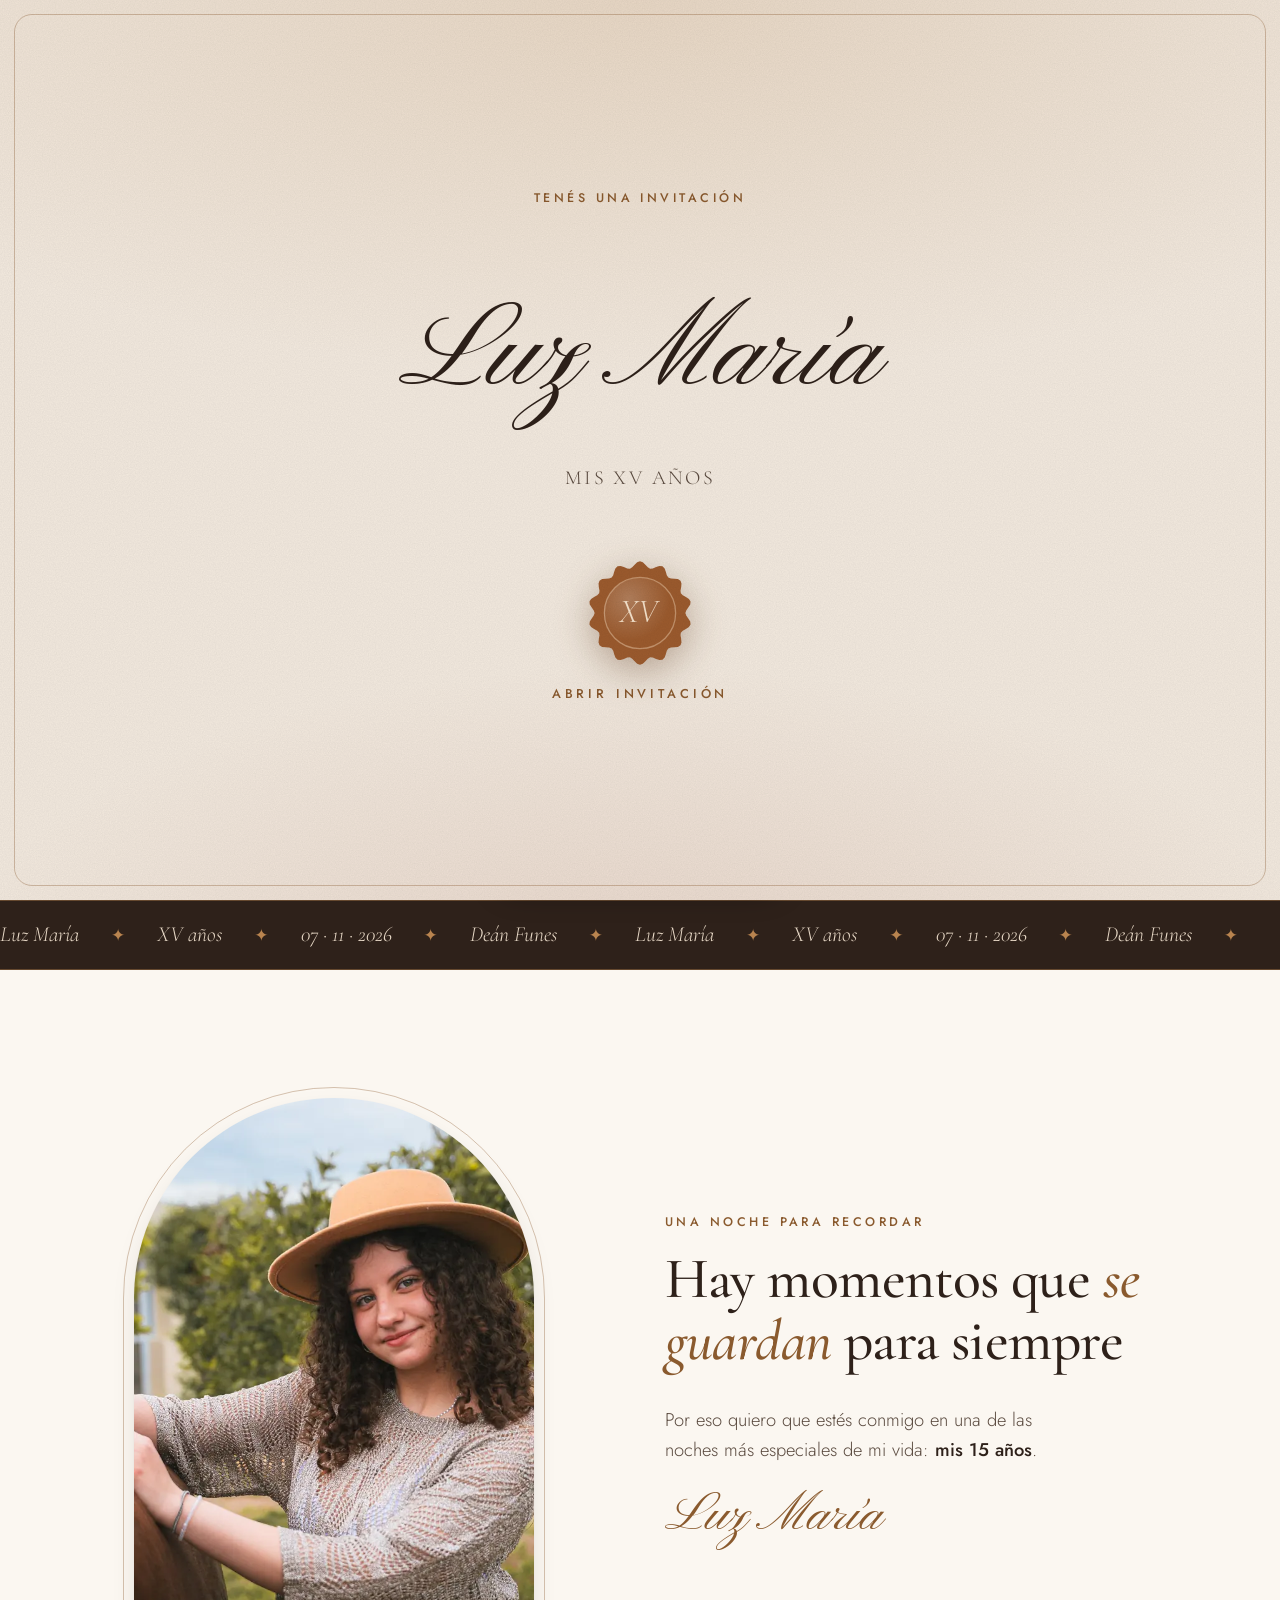
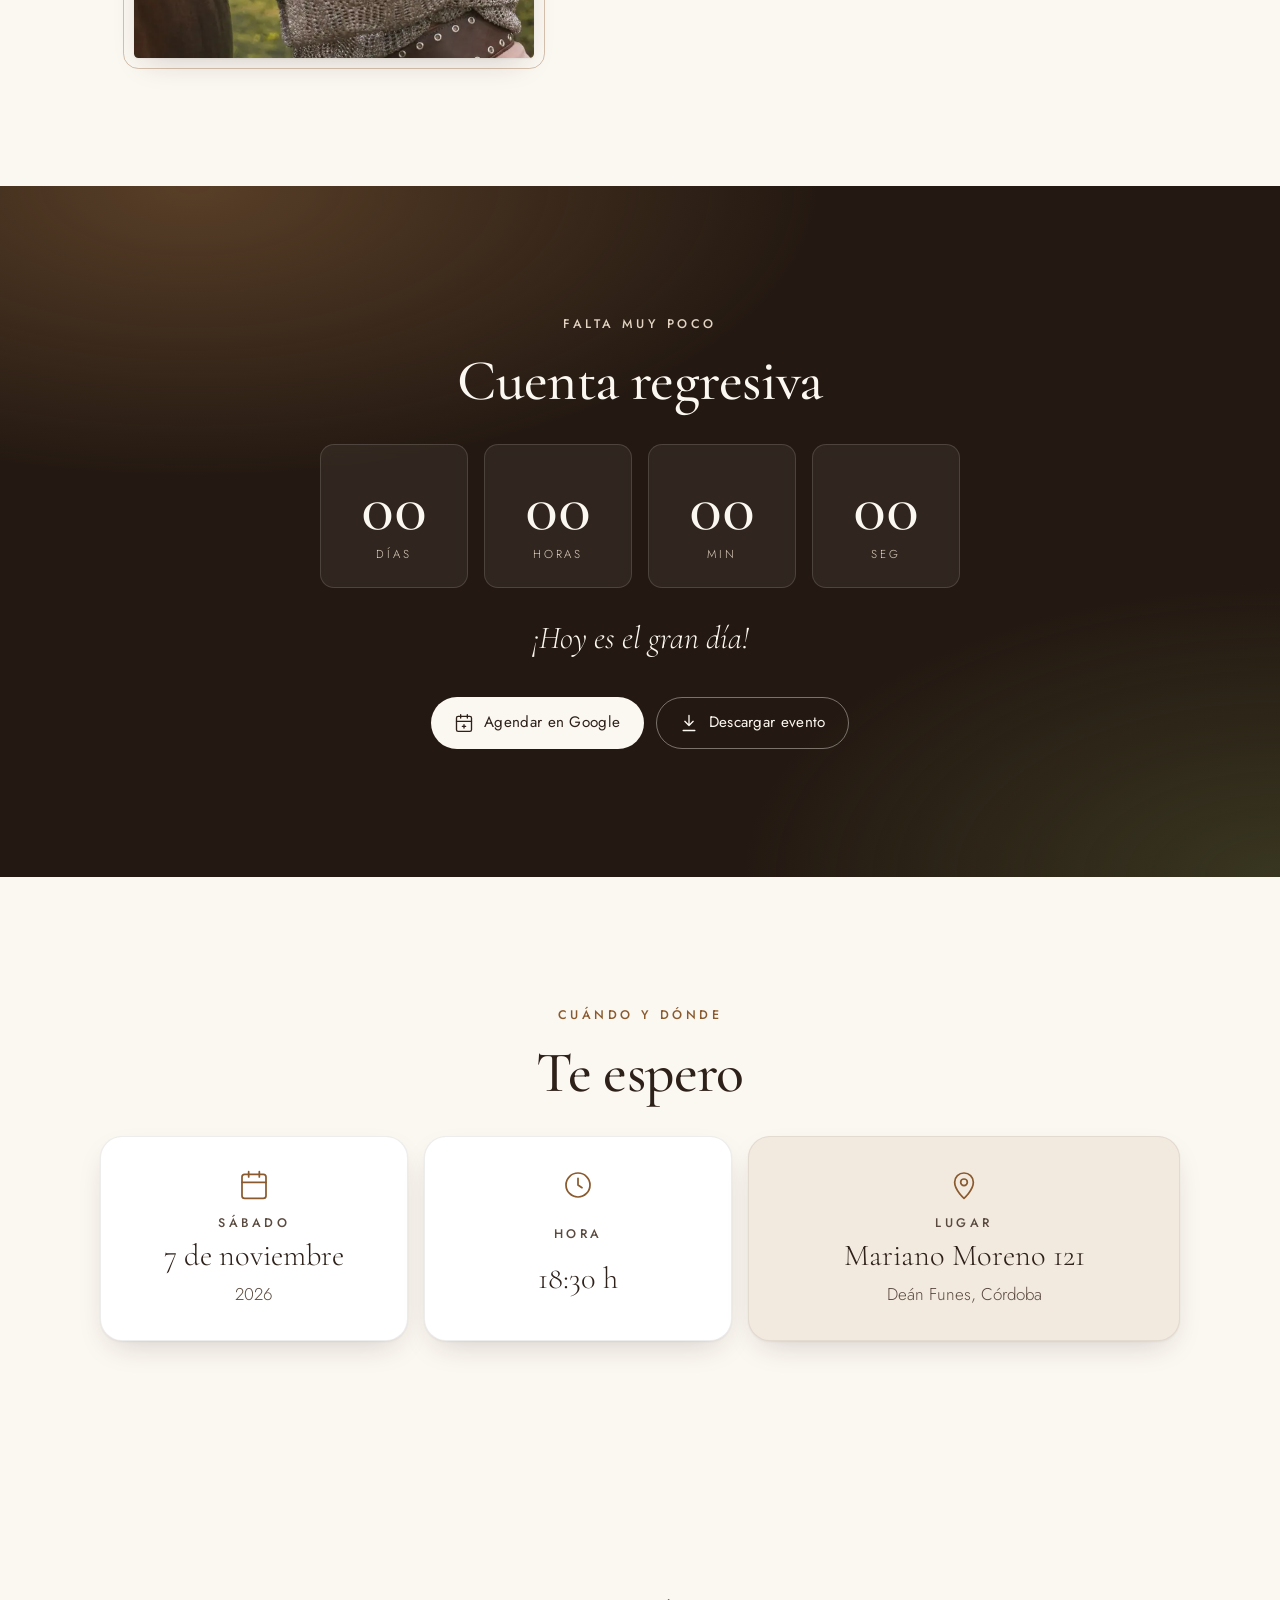
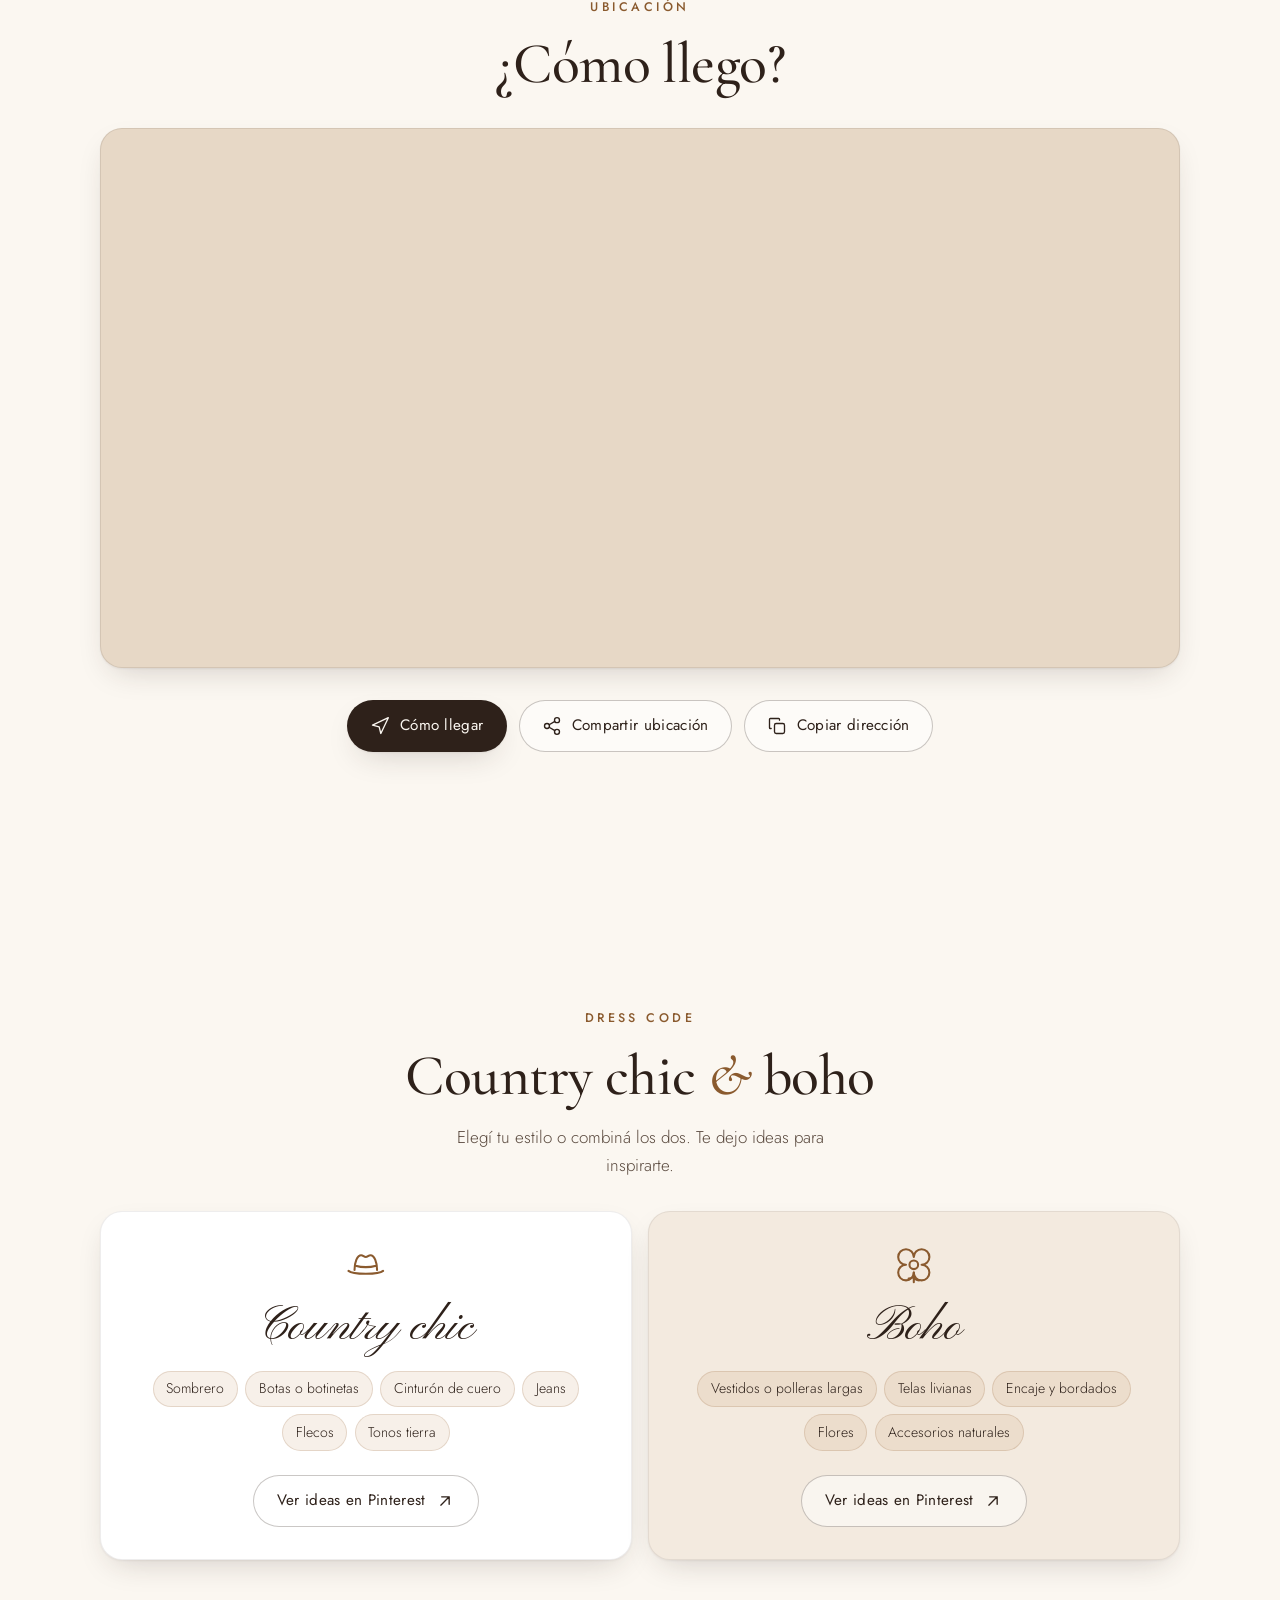
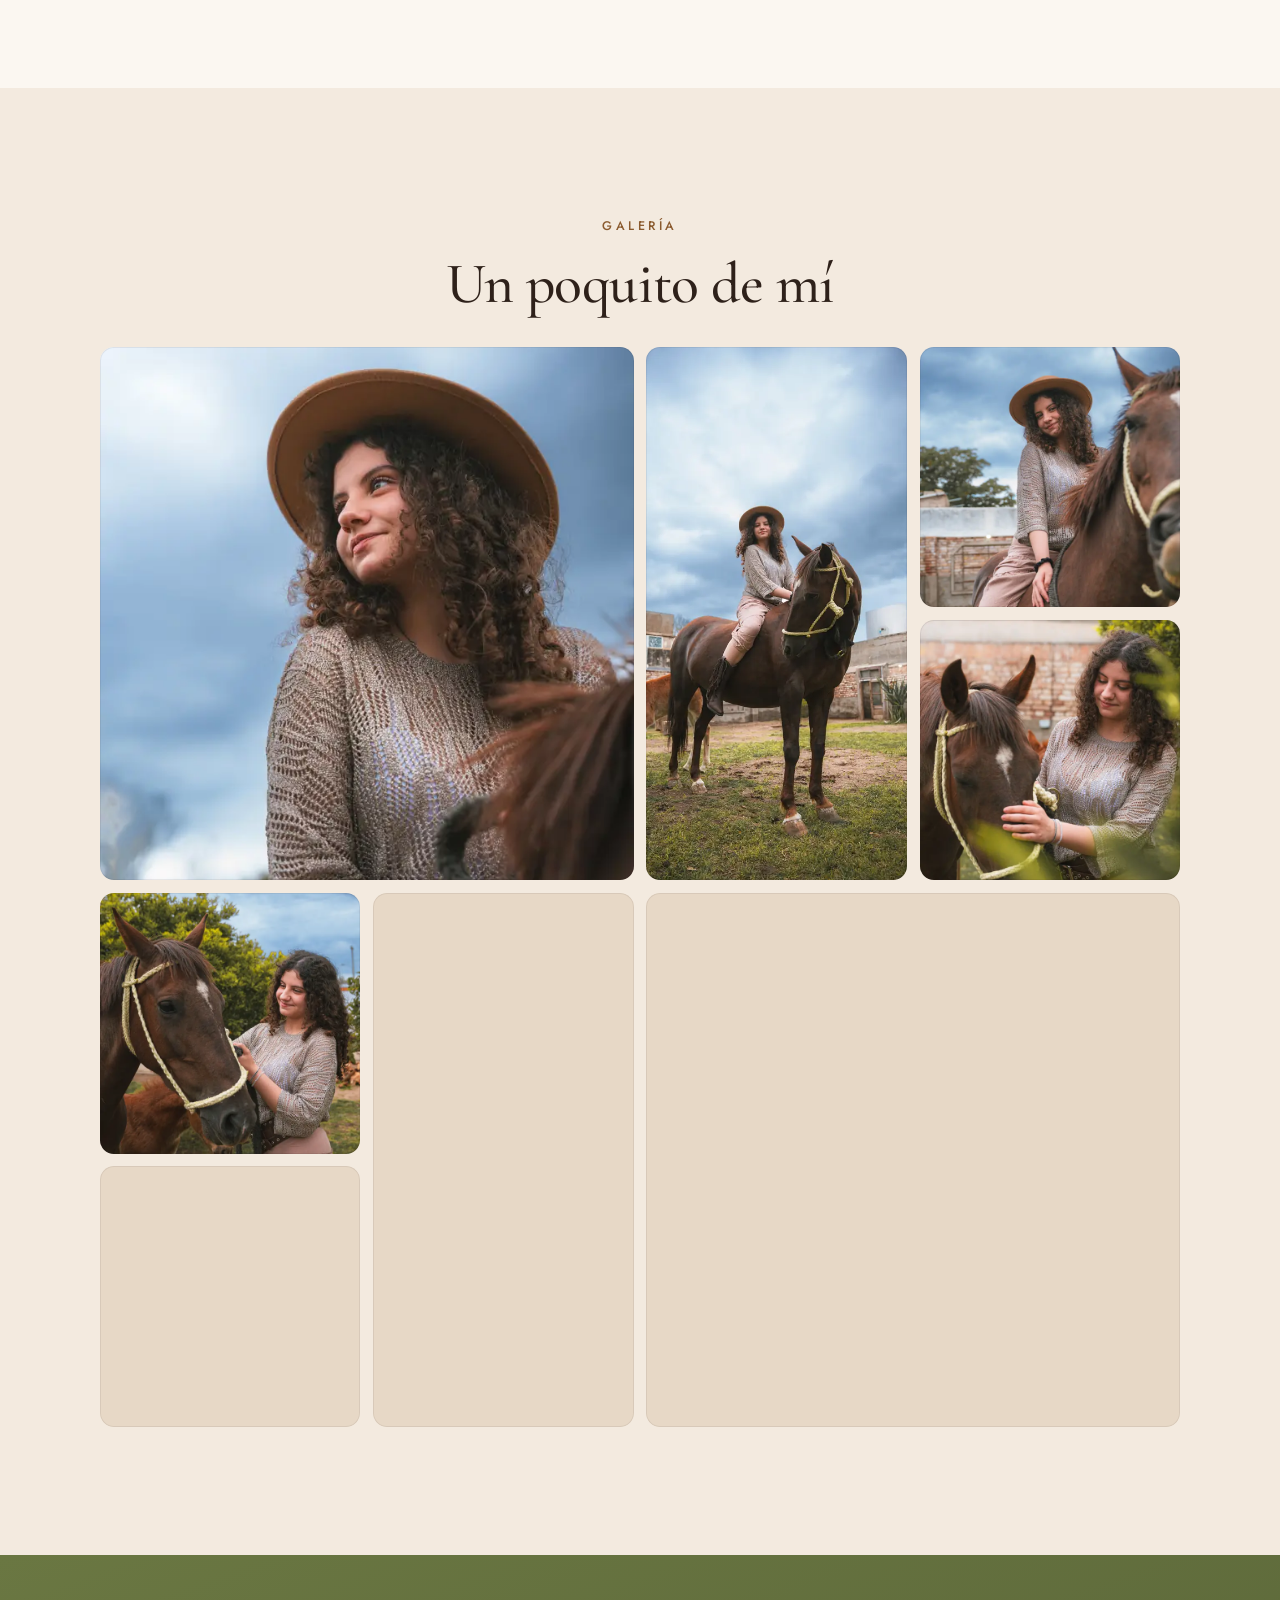
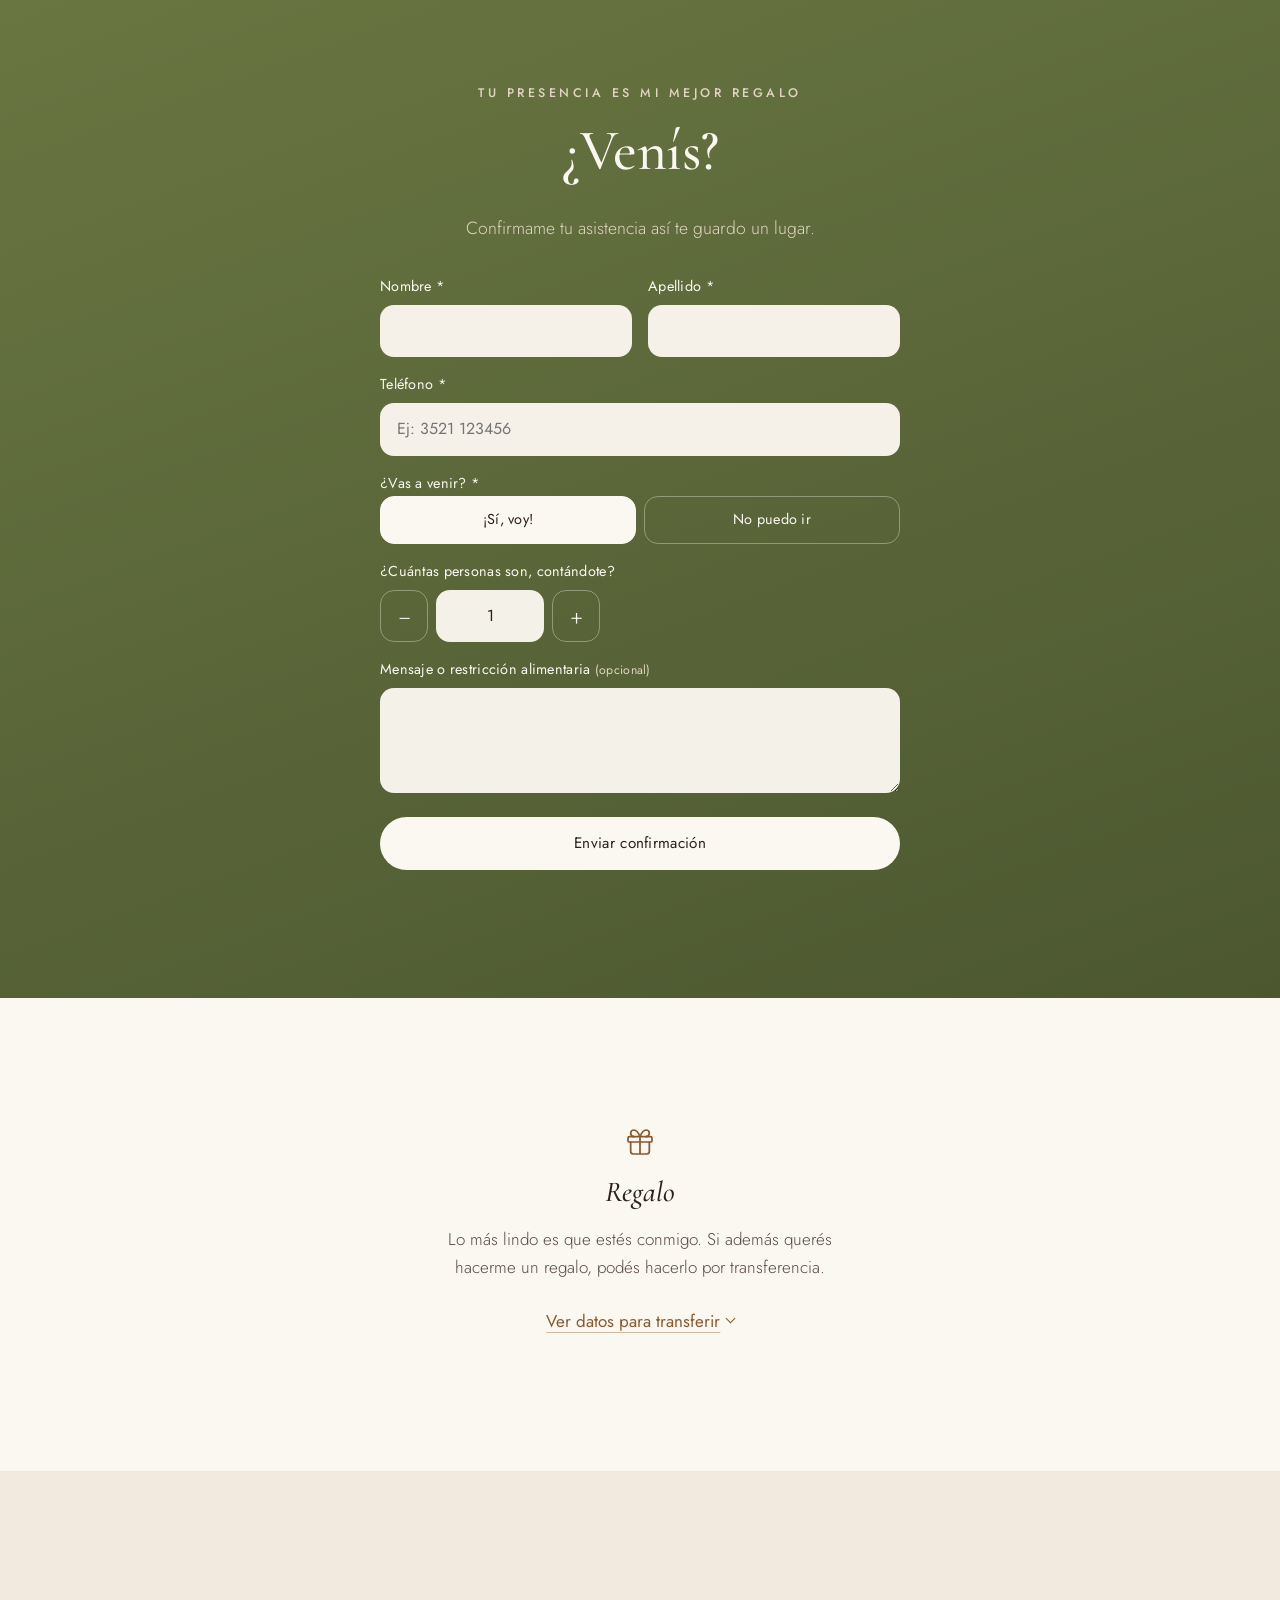
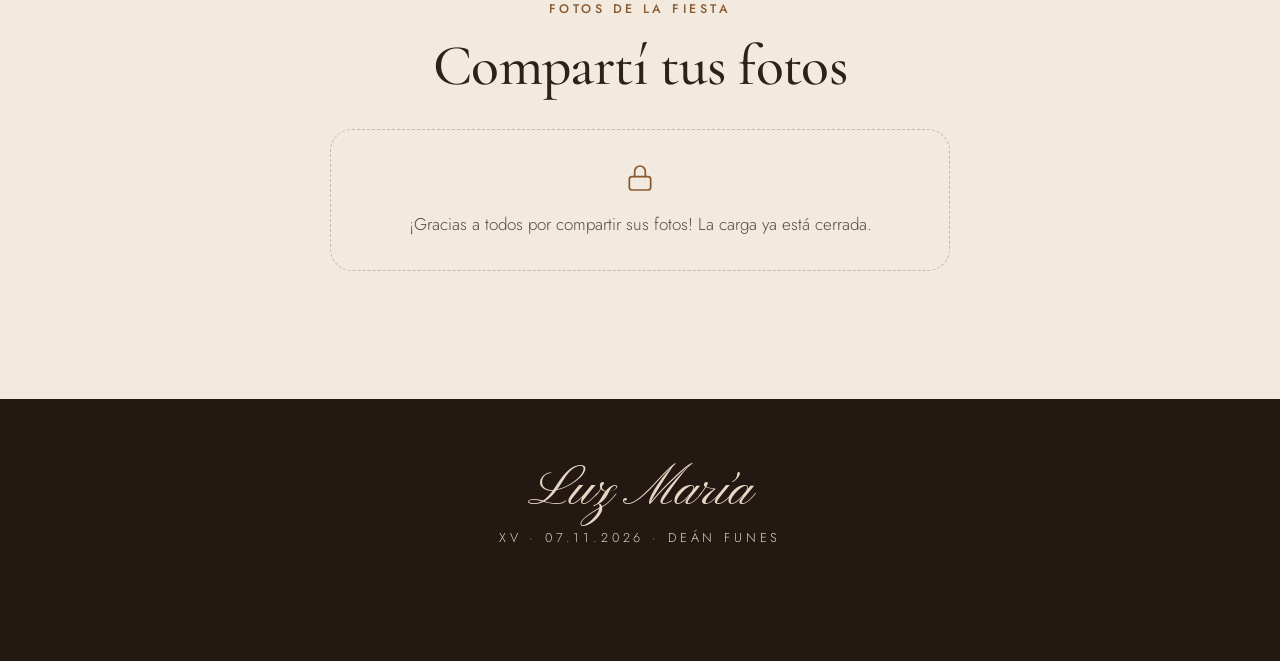
<file: index.html>
<!doctype html>
<html lang="es-AR">
<head>
  <meta charset="utf-8">
  <meta name="viewport" content="width=device-width, initial-scale=1, viewport-fit=cover">
  <title>Mis XV · Luz María</title>
  <meta name="description" content="Te invito a celebrar mis 15 años. Sábado 7 de noviembre · Mariano Moreno 121, Deán Funes, Córdoba.">
  <meta name="theme-color" content="#2E211A">

  <!-- Vista previa al compartir por WhatsApp / redes -->
  <meta property="og:type" content="website">
  <meta property="og:title" content="Mis XV · Luz María">
  <meta property="og:description" content="Sábado 7 de noviembre · Deán Funes, Córdoba. ¡Te espero!">
  <meta property="og:image" content="img/og-cover.jpg">
  <meta property="og:image:width" content="1200">
  <meta property="og:image:height" content="630">
  <meta name="twitter:card" content="summary_large_image">

  <link rel="icon" href="data:image/svg+xml,%3Csvg xmlns='http://www.w3.org/2000/svg' viewBox='0 0 64 64'%3E%3Ccircle cx='32' cy='32' r='30' fill='%23B9844F'/%3E%3Ctext x='32' y='42' font-family='Georgia,serif' font-size='28' font-style='italic' text-anchor='middle' fill='%23FBF7F1'%3EXV%3C/text%3E%3C/svg%3E">

  <link rel="preconnect" href="https://fonts.googleapis.com">
  <link rel="preconnect" href="https://fonts.gstatic.com" crossorigin>
  <link href="https://fonts.googleapis.com/css2?family=Cormorant+Garamond:ital,wght@0,400;0,500;0,600;1,400;1,500&family=Jost:wght@300;400;500&family=Pinyon+Script&display=swap" rel="stylesheet">

  <link rel="preload" as="image" href="img/luz-1567.webp" imagesrcset="img/luz-1567-sm.webp 640w, img/luz-1567.webp 1400w" imagesizes="100vw">
  <link rel="stylesheet" href="css/styles.css">
  <script>document.documentElement.classList.add('js');</script>
</head>
<body>
  <a class="skip-link" href="#contenido">Saltar al contenido</a>

  <!-- ============ SOBRE / INTRO ============ -->
  <div class="envelope" id="envelope" role="dialog" aria-modal="true" aria-labelledby="envelope-title">
    <div class="envelope__inner">
      <p class="eyebrow">Tenés una invitación</p>
      <p class="envelope__guest" id="envelope-guest" hidden></p>
      <h1 class="envelope__title" id="envelope-title"><span class="script">Luz María</span></h1>
      <p class="envelope__sub">Mis XV años</p>
      <button class="seal" id="open-invite" type="button">
        <span class="seal__wax" aria-hidden="true">
          <svg viewBox="0 0 100 100"><path d="M50.0 2.0L52.6 3.0L55.0 5.3L57.2 7.7L59.3 9.1L61.9 8.8L64.9 7.5L68.0 6.5L70.8 6.8L72.8 8.8L73.9 11.9L74.8 15.0L76.2 17.2L78.6 18.0L81.8 18.2L85.1 18.6L87.5 20.1L88.4 22.7L88.1 26.1L87.5 29.3L87.8 31.8L89.6 33.6L92.5 35.1L95.3 37.0L96.8 39.3L96.5 42.1L94.7 45.0L92.8 47.6L92.0 50.0L92.8 52.4L94.7 55.0L96.5 57.9L96.8 60.7L95.3 63.0L92.5 64.9L89.6 66.4L87.8 68.2L87.5 70.7L88.1 73.9L88.4 77.3L87.5 79.9L85.1 81.4L81.8 81.8L78.6 82.0L76.2 82.8L74.8 85.0L73.9 88.1L72.8 91.2L70.8 93.2L68.0 93.5L64.9 92.5L61.9 91.2L59.3 90.9L57.2 92.3L55.0 94.7L52.6 97.0L50.0 98.0L47.4 97.0L45.0 94.7L42.8 92.3L40.7 90.9L38.1 91.2L35.1 92.5L32.0 93.5L29.2 93.2L27.2 91.2L26.1 88.1L25.2 85.0L23.8 82.8L21.4 82.0L18.2 81.8L14.9 81.4L12.5 79.9L11.6 77.3L11.9 73.9L12.5 70.7L12.2 68.2L10.4 66.4L7.5 64.9L4.7 63.0L3.2 60.7L3.5 57.9L5.3 55.0L7.2 52.4L8.0 50.0L7.2 47.6L5.3 45.0L3.5 42.1L3.2 39.3L4.7 37.0L7.5 35.1L10.4 33.6L12.2 31.8L12.5 29.3L11.9 26.1L11.6 22.7L12.5 20.1L14.9 18.6L18.2 18.2L21.4 18.0L23.8 17.2L25.2 15.0L26.1 11.9L27.2 8.8L29.2 6.8L32.0 6.5L35.1 7.5L38.1 8.8L40.7 9.1L42.8 7.7L45.0 5.3L47.4 3.0Z"/><circle cx="50" cy="50" r="33" fill="none" stroke="rgb(255 230 200 / .4)" stroke-width="1.2"/></svg>
          <span class="seal__mono">XV</span>
        </span>
        <span class="seal__label">Abrir invitación</span>
      </button>
    </div>
  </div>

  <!-- ============ HERO ============ -->
  <header class="hero" id="inicio">
    <picture class="hero__media">
      <source media="(min-width: 960px)" srcset="img/luz-1564.webp">
      <img src="img/luz-1567.webp" srcset="img/luz-1567-sm.webp 640w, img/luz-1567.webp 1400w" sizes="100vw"
           alt="Luz María con sombrero, mirando al cielo" width="1365" height="2048" fetchpriority="high">
    </picture>
    <div class="hero__content">
      <p class="eyebrow eyebrow--light">Mis quince años</p>
      <h2 class="hero__name"><span class="script">Luz María</span></h2>
      <p class="hero__date">
        <span>07</span><span class="dot" aria-hidden="true"></span><span>11</span><span class="dot" aria-hidden="true"></span><span>2026</span>
      </p>
      <p class="hero__place">Deán Funes · Córdoba</p>
    </div>
    <a class="scroll-cue" href="#mensaje" aria-label="Bajar a la invitación">
      <svg class="icon" viewBox="0 0 24 24" aria-hidden="true"><path d="m6 9 6 6 6-6"/></svg>
    </a>
  </header>

  <main id="contenido">
    <!-- ============ MARQUESINA ============ -->
    <div class="marquee" aria-hidden="true">
      <div class="marquee__track">
        <span>Luz María</span><i>✦</i><span>XV años</span><i>✦</i><span>07 · 11 · 2026</span><i>✦</i><span>Deán Funes</span><i>✦</i>
        <span>Luz María</span><i>✦</i><span>XV años</span><i>✦</i><span>07 · 11 · 2026</span><i>✦</i><span>Deán Funes</span><i>✦</i>
      </div>
    </div>

    <!-- ============ MENSAJE ============ -->
    <section class="section message" id="mensaje">
      <div class="container message__grid">
        <figure class="arch reveal">
          <img src="img/luz-1643-sm.webp" srcset="img/luz-1643-sm.webp 640w, img/luz-1643.webp 1400w" sizes="(min-width: 900px) 420px, 80vw"
               alt="Retrato de Luz María sonriendo junto a su caballo" width="1365" height="2048" loading="lazy">
        </figure>
        <div class="message__text reveal">
          <p class="eyebrow">Una noche para recordar</p>
          <h2 class="section-title">Hay momentos que <em>se guardan</em> para siempre</h2>
          <p class="lead" id="guest-line">Por eso quiero que estés conmigo en una de las noches más especiales de mi vida: <strong>mis 15 años</strong>.</p>
          <p class="signature script">Luz María</p>
        </div>
      </div>
    </section>

    <!-- ============ CUENTA REGRESIVA ============ -->
    <section class="section countdown" id="cuenta" aria-labelledby="cuenta-title">
      <div class="container">
        <p class="eyebrow eyebrow--light reveal">Falta muy poco</p>
        <h2 class="section-title section-title--light reveal" id="cuenta-title">Cuenta regresiva</h2>
        <div class="timer reveal" id="timer" role="timer" aria-live="off">
          <div class="timer__cell"><span class="timer__num" data-unit="days">--</span><span class="timer__label">días</span></div>
          <div class="timer__cell"><span class="timer__num" data-unit="hours">--</span><span class="timer__label">horas</span></div>
          <div class="timer__cell"><span class="timer__num" data-unit="minutes">--</span><span class="timer__label">min</span></div>
          <div class="timer__cell"><span class="timer__num" data-unit="seconds">--</span><span class="timer__label">seg</span></div>
        </div>
        <p class="timer__done" id="timer-done" hidden>¡Hoy es el gran día!</p>
        <div class="actions reveal">
          <a class="btn btn--light" id="gcal" href="#" target="_blank" rel="noopener">
            <svg class="icon" viewBox="0 0 24 24" aria-hidden="true"><rect x="3" y="4" width="18" height="18" rx="2"/><path d="M16 2v4M8 2v4M3 10h18M12 14v4M10 16h4"/></svg>
            Agendar en Google
          </a>
          <button class="btn btn--ghost-light" id="ics" type="button">
            <svg class="icon" viewBox="0 0 24 24" aria-hidden="true"><path d="M12 3v12M7 10l5 5 5-5M5 21h14"/></svg>
            Descargar evento
          </button>
        </div>
      </div>
    </section>

    <!-- ============ DETALLES ============ -->
    <section class="section details" aria-labelledby="detalles-title">
      <div class="container">
        <p class="eyebrow reveal">Cuándo y dónde</p>
        <h2 class="section-title reveal" id="detalles-title">Te espero</h2>
        <div class="bento">
          <article class="card card--date reveal">
            <svg class="icon icon--lg" viewBox="0 0 24 24" aria-hidden="true"><rect x="3" y="4" width="18" height="18" rx="2"/><path d="M16 2v4M8 2v4M3 10h18"/></svg>
            <h3 class="card__title">Sábado</h3>
            <p class="card__big">7 de noviembre</p>
            <p class="card__muted">2026</p>
          </article>
          <article class="card card--time reveal">
            <svg class="icon icon--lg" viewBox="0 0 24 24" aria-hidden="true"><circle cx="12" cy="12" r="9"/><path d="M12 7v5l3 2"/></svg>
            <h3 class="card__title">Hora</h3>
            <p class="card__big" id="event-time">21:00 h</p>
          </article>
          <article class="card card--place reveal">
            <svg class="icon icon--lg" viewBox="0 0 24 24" aria-hidden="true"><path d="M12 22s7-6.2 7-12a7 7 0 1 0-14 0c0 5.8 7 12 7 12z"/><circle cx="12" cy="10" r="2.5"/></svg>
            <h3 class="card__title">Lugar</h3>
            <p class="card__big">Mariano Moreno 121</p>
            <p class="card__muted">Deán Funes, Córdoba</p>
          </article>
        </div>
      </div>
    </section>

    <!-- ============ UBICACIÓN ============ -->
    <section class="section location" id="lugar" aria-labelledby="lugar-title">
      <div class="container">
        <p class="eyebrow reveal">Ubicación</p>
        <h2 class="section-title reveal" id="lugar-title">¿Cómo llego?</h2>
        <div class="map reveal">
          <iframe title="Mapa: Mariano Moreno 121, Deán Funes, Córdoba"
                  src="https://www.google.com/maps?q=Mariano+Moreno+121,+De%C3%A1n+Funes,+C%C3%B3rdoba,+Argentina&z=16&output=embed"
                  loading="lazy" referrerpolicy="no-referrer-when-downgrade" allowfullscreen></iframe>
        </div>
        <div class="actions actions--wrap reveal">
          <a class="btn btn--primary" href="https://maps.app.goo.gl/J4i8ASJ68L4ftbmx7" target="_blank" rel="noopener">
            <svg class="icon" viewBox="0 0 24 24" aria-hidden="true"><path d="m3 11 19-9-9 19-2-8-8-2z"/></svg>
            Cómo llegar
          </a>
          <button class="btn btn--outline" id="share-location" type="button">
            <svg class="icon" viewBox="0 0 24 24" aria-hidden="true"><circle cx="18" cy="5" r="3"/><circle cx="6" cy="12" r="3"/><circle cx="18" cy="19" r="3"/><path d="m8.6 13.5 6.8 4M15.4 6.5l-6.8 4"/></svg>
            Compartir ubicación
          </button>
          <button class="btn btn--outline" id="copy-address" type="button">
            <svg class="icon" viewBox="0 0 24 24" aria-hidden="true"><rect x="9" y="9" width="12" height="12" rx="2"/><path d="M5 15H4a1 1 0 0 1-1-1V4a1 1 0 0 1 1-1h10a1 1 0 0 1 1 1v1"/></svg>
            Copiar dirección
          </button>
        </div>
      </div>
    </section>

    <!-- ============ DRESS CODE ============ -->
    <section class="section dress" id="dress-code" aria-labelledby="dress-title">
      <div class="container">
        <p class="eyebrow reveal">Dress code</p>
        <h2 class="section-title reveal" id="dress-title">Country chic <em>&amp;</em> boho</h2>
        <p class="dress__intro reveal">Elegí tu estilo o combiná los dos. Te dejo ideas para inspirarte.</p>
        <div class="dress__grid">
          <article class="style-card reveal">
            <svg class="icon style-card__icon" viewBox="0 0 24 24" aria-hidden="true"><path d="M2 15.5c2.5 2.2 17.5 2.2 20 0"/><path d="M5.5 15c0-4.5 1.6-8.5 3.8-8.5 1.2 0 1.6 1 2.7 1s1.5-1 2.7-1c2.2 0 3.8 4 3.8 8.5"/><path d="M6 12.5c3.5 1 8.5 1 12 0"/></svg>
            <h3 class="style-card__name">Country chic</h3>
            <ul class="chips" aria-label="Prendas sugeridas">
              <li>Sombrero</li><li>Botas o botinetas</li><li>Cinturón de cuero</li><li>Jeans</li><li>Flecos</li><li>Tonos tierra</li>
            </ul>
            <a class="btn btn--outline style-card__link" href="https://mx.pinterest.com/andreagarzave/country-chic-dress-code/" target="_blank" rel="noopener">
              Ver ideas en Pinterest
              <svg class="icon" viewBox="0 0 24 24" aria-hidden="true"><path d="M7 17 17 7M8 7h9v9"/></svg>
              <span class="visually-hidden">(se abre en una pestaña nueva)</span>
            </a>
          </article>
          <article class="style-card reveal">
            <svg class="icon style-card__icon" viewBox="0 0 24 24" aria-hidden="true"><circle cx="12" cy="12" r="2.5"/><path d="M12 16.5A4.5 4.5 0 1 1 7.5 12 4.5 4.5 0 1 1 12 7.5a4.5 4.5 0 1 1 4.5 4.5 4.5 4.5 0 1 1-4.5 4.5"/><path d="M12 16.5V22M9 20c1.5 0 3-1 3-2.5M15 21c-1.5 0-3-1-3-2.5"/></svg>
            <h3 class="style-card__name">Boho</h3>
            <ul class="chips" aria-label="Prendas sugeridas">
              <li>Vestidos o polleras largas</li><li>Telas livianas</li><li>Encaje y bordados</li><li>Flores</li><li>Accesorios naturales</li>
            </ul>
            <a class="btn btn--outline style-card__link" href="https://ar.pinterest.com/search/pins/?q=estilo%20boho%20outfits&amp;rs=typed" target="_blank" rel="noopener">
              Ver ideas en Pinterest
              <svg class="icon" viewBox="0 0 24 24" aria-hidden="true"><path d="M7 17 17 7M8 7h9v9"/></svg>
              <span class="visually-hidden">(se abre en una pestaña nueva)</span>
            </a>
          </article>
        </div>
      </div>
    </section>

    <!-- ============ GALERÍA ============ -->
    <section class="section gallery" id="fotos" aria-labelledby="fotos-title">
      <div class="container">
        <p class="eyebrow reveal">Galería</p>
        <h2 class="section-title reveal" id="fotos-title">Un poquito de mí</h2>
        <ul class="gallery__grid" id="gallery"></ul>
      </div>
    </section>

    <!-- ============ CONFIRMAR ============ -->
    <section class="section rsvp" id="confirmar" aria-labelledby="rsvp-title">
      <div class="container rsvp__inner reveal">
        <p class="eyebrow eyebrow--light">Tu presencia es mi mejor regalo</p>
        <h2 class="section-title section-title--light" id="rsvp-title">¿Venís?</h2>
        <p class="rsvp__text">Confirmame tu asistencia así te guardo un lugar.</p>

        <form class="form" id="rsvp-form" novalidate>
          <div class="form__row">
            <div class="field">
              <label for="f-nombre">Nombre <span aria-hidden="true">*</span></label>
              <input id="f-nombre" name="nombre" type="text" autocomplete="given-name" required maxlength="60" aria-describedby="e-nombre">
              <p class="field__error" id="e-nombre"></p>
            </div>
            <div class="field">
              <label for="f-apellido">Apellido <span aria-hidden="true">*</span></label>
              <input id="f-apellido" name="apellido" type="text" autocomplete="family-name" required maxlength="60" aria-describedby="e-apellido">
              <p class="field__error" id="e-apellido"></p>
            </div>
          </div>
          <div class="field">
            <label for="f-tel">Teléfono <span aria-hidden="true">*</span></label>
            <input id="f-tel" name="telefono" type="tel" inputmode="tel" autocomplete="tel" required maxlength="25" placeholder="Ej: 3521 123456" aria-describedby="e-tel">
            <p class="field__error" id="e-tel"></p>
          </div>
          <fieldset class="field">
            <legend>¿Vas a venir? <span aria-hidden="true">*</span></legend>
            <div class="choice">
              <label class="choice__opt"><input type="radio" name="asiste" value="Sí" checked><span>¡Sí, voy!</span></label>
              <label class="choice__opt"><input type="radio" name="asiste" value="No"><span>No puedo ir</span></label>
            </div>
          </fieldset>
          <div class="field" id="field-personas">
            <label for="f-personas">¿Cuántas personas son, contándote?</label>
            <div class="stepper">
              <button type="button" class="stepper__btn" data-step="-1" aria-label="Una persona menos">−</button>
              <input id="f-personas" name="personas" type="number" inputmode="numeric" min="1" max="10" value="1">
              <button type="button" class="stepper__btn" data-step="1" aria-label="Una persona más">+</button>
            </div>
          </div>
          <div class="field">
            <label for="f-msg">Mensaje o restricción alimentaria <span class="field__opt">(opcional)</span></label>
            <textarea id="f-msg" name="mensaje" rows="3" maxlength="300"></textarea>
          </div>
          <p class="form__status" id="rsvp-status" role="alert"></p>
          <button class="btn btn--light btn--block" type="submit" id="rsvp-submit">
            <span class="spinner" aria-hidden="true"></span>
            <span class="btn__text">Enviar confirmación</span>
          </button>
        </form>

        <div class="form-done" id="rsvp-done" hidden tabindex="-1">
          <svg class="icon icon--lg" viewBox="0 0 24 24" aria-hidden="true"><circle cx="12" cy="12" r="9"/><path d="m8 12 3 3 5-6"/></svg>
          <p class="form-done__title" id="rsvp-done-title">¡Gracias!</p>
          <p class="rsvp__text" id="rsvp-done-text">Ya recibí tu confirmación.</p>
          <button class="link-btn" type="button" id="rsvp-again">Enviar otra confirmación</button>
        </div>
      </div>
    </section>

    <!-- ============ REGALO ============ -->
    <section class="section gift" id="regalo" aria-labelledby="regalo-title">
      <div class="container gift__inner reveal">
        <svg class="icon icon--lg gift__icon" viewBox="0 0 24 24" aria-hidden="true"><rect x="3" y="8" width="18" height="4" rx="1"/><path d="M12 8v13M19 12v7a2 2 0 0 1-2 2H7a2 2 0 0 1-2-2v-7M7.5 8a2.5 2.5 0 0 1 0-5C10 3 12 8 12 8s2-5 4.5-5a2.5 2.5 0 0 1 0 5"/></svg>
        <h2 class="gift__title" id="regalo-title">Regalo</h2>
        <p class="gift__text">Lo más lindo es que estés conmigo. Si además querés hacerme un regalo, podés hacerlo por transferencia.</p>
        <details class="gift__details">
          <summary>Ver datos para transferir</summary>
          <dl class="gift__card" id="gift-card"></dl>
        </details>
      </div>
    </section>

    <!-- ============ FOTOS DE LA FIESTA ============ -->
    <section class="section party" id="subir" aria-labelledby="subir-title">
      <div class="container party__inner reveal">
        <p class="eyebrow">Fotos de la fiesta</p>
        <h2 class="section-title" id="subir-title">Compartí tus fotos</h2>

        <div class="party__locked" id="party-locked">
          <svg class="icon icon--lg" viewBox="0 0 24 24" aria-hidden="true"><rect x="4" y="11" width="16" height="10" rx="2"/><path d="M8 11V7a4 4 0 0 1 8 0v4"/></svg>
          <p>Este espacio se habilita <strong id="party-open-date">el día de la fiesta</strong>. Ese día vas a poder subir acá las fotos que saques, para que yo tenga todos los recuerdos de mi noche.</p>
        </div>

        <div class="party__open" id="party-open" hidden>
          <p class="party__text">Subí las fotos que sacaste. Se guardan directamente en mi álbum.</p>
          <div class="field party__name">
            <label for="f-autor">Tu nombre <span class="field__opt">(opcional)</span></label>
            <input id="f-autor" type="text" autocomplete="name" maxlength="60">
          </div>
          <label class="dropzone">
            <input class="visually-hidden" id="f-fotos" type="file" accept="image/*" multiple>
            <svg class="icon icon--lg" viewBox="0 0 24 24" aria-hidden="true"><path d="M4 7h3l2-3h6l2 3h3a1 1 0 0 1 1 1v11a1 1 0 0 1-1 1H4a1 1 0 0 1-1-1V8a1 1 0 0 1 1-1z"/><circle cx="12" cy="13" r="4"/></svg>
            <span class="dropzone__title">Elegir fotos</span>
            <span class="dropzone__hint">Podés elegir varias a la vez</span>
          </label>
          <ul class="uploads" id="uploads" aria-live="polite"></ul>

          <div class="party__qr">
            <div class="qr" id="qr" role="img" aria-label="Código QR para abrir esta sección"></div>
            <p>¿Alguien más quiere subir fotos? <br>Que escanee este código.</p>
          </div>
        </div>
      </div>
    </section>
  </main>

  <footer class="footer">
    <p class="script footer__name">Luz María</p>
    <p class="footer__meta">XV · 07.11.2026 · Deán Funes</p>
  </footer>

  <!-- Navegación flotante -->
  <nav class="dock" aria-label="Secciones">
    <a href="#inicio" class="dock__item">
      <svg class="icon" viewBox="0 0 24 24" aria-hidden="true"><path d="M12 21s-7-4.4-9.3-9A5.4 5.4 0 0 1 12 6a5.4 5.4 0 0 1 9.3 6C19 16.6 12 21 12 21z"/></svg><span>Inicio</span>
    </a>
    <a href="#cuenta" class="dock__item">
      <svg class="icon" viewBox="0 0 24 24" aria-hidden="true"><circle cx="12" cy="13" r="8"/><path d="M12 9v4l2 2M10 2h4"/></svg><span>Cuenta</span>
    </a>
    <a href="#lugar" class="dock__item">
      <svg class="icon" viewBox="0 0 24 24" aria-hidden="true"><path d="M12 22s7-6.2 7-12a7 7 0 1 0-14 0c0 5.8 7 12 7 12z"/><circle cx="12" cy="10" r="2.5"/></svg><span>Lugar</span>
    </a>
    <a href="#fotos" class="dock__item">
      <svg class="icon" viewBox="0 0 24 24" aria-hidden="true"><rect x="3" y="3" width="18" height="18" rx="2"/><circle cx="9" cy="9" r="2"/><path d="m21 15-5-5L5 21"/></svg><span>Fotos</span>
    </a>
    <a href="#confirmar" class="dock__item">
      <svg class="icon" viewBox="0 0 24 24" aria-hidden="true"><path d="M20 6 9 17l-5-5"/></svg><span>Venís?</span>
    </a>
  </nav>

  <!-- Visor de fotos -->
  <dialog class="lightbox" id="lightbox" aria-label="Visor de fotos">
    <img class="lightbox__img" id="lightbox-img" alt="">
    <p class="lightbox__count" id="lightbox-count" aria-live="polite"></p>
    <button class="lightbox__btn lightbox__close" id="lb-close" type="button" aria-label="Cerrar">
      <svg class="icon" viewBox="0 0 24 24" aria-hidden="true"><path d="M18 6 6 18M6 6l12 12"/></svg>
    </button>
    <button class="lightbox__btn lightbox__prev" id="lb-prev" type="button" aria-label="Foto anterior">
      <svg class="icon" viewBox="0 0 24 24" aria-hidden="true"><path d="m15 18-6-6 6-6"/></svg>
    </button>
    <button class="lightbox__btn lightbox__next" id="lb-next" type="button" aria-label="Foto siguiente">
      <svg class="icon" viewBox="0 0 24 24" aria-hidden="true"><path d="m9 18 6-6-6-6"/></svg>
    </button>
  </dialog>

  <div class="toast" id="toast" role="status" aria-live="polite"></div>
  <canvas class="confetti" id="confetti" aria-hidden="true"></canvas>

  <script src="js/main.js" defer></script>
</body>
</html>
</file>
<file: css/styles.css>
/* =========================================================
   Mis XV · Luz María — estilo "campo elegante"
   Paleta tomada de las fotos: sombrero camel, pollera rosa
   empolvado, verde oliva del parque y marrón del caballo.
   ========================================================= */

:root {
  /* Colores */
  --paper: #FBF7F1;
  --cream: #F3EADF;
  --sand: #E7D8C6;
  --ink: #2E211A;          /* marrón profundo: texto principal */
  --ink-soft: #5A4A3F;     /* texto secundario (7:1 sobre paper) */
  --camel: #B9844F;        /* decorativo / textos grandes */
  --camel-deep: #8A5A2E;   /* acento para texto chico (5.6:1) */
  --rose: #C89B8C;
  --olive: #5E6B3A;
  --night: #241912;
  --on-dark: #FBF7F1;
  --on-dark-soft: #E2D3C2;

  /* Tipografía */
  --font-script: "Pinyon Script", "Great Vibes", cursive;
  --font-serif: "Cormorant Garamond", Georgia, serif;
  --font-sans: "Jost", system-ui, -apple-system, "Segoe UI", sans-serif;

  /* Espaciado (escala 8) */
  --s-1: .5rem; --s-2: 1rem; --s-3: 1.5rem; --s-4: 2rem; --s-6: 3rem; --s-8: 4rem; --s-12: 6rem;

  --radius: 22px;
  --radius-sm: 14px;
  --shadow: 0 1px 2px rgb(46 33 26 / .06), 0 12px 32px -12px rgb(46 33 26 / .22);
  --ease-out: cubic-bezier(.16, 1, .3, 1);
  --dur: 650ms;

  --z-dock: 40; --z-toast: 60; --z-confetti: 90; --z-envelope: 100;
}

/* ---------- Base ---------- */
*, *::before, *::after { box-sizing: border-box; }
html { scroll-behavior: smooth; -webkit-text-size-adjust: 100%; }
body {
  margin: 0;
  background: var(--paper);
  color: var(--ink);
  font-family: var(--font-sans);
  font-weight: 300;
  font-size: 1.0625rem;
  line-height: 1.65;
  -webkit-font-smoothing: antialiased;
  overflow-x: hidden;
}
/* Textura de grano sutil (tendencia "film") */
body::after {
  content: "";
  position: fixed; inset: 0;
  pointer-events: none;
  z-index: 200;
  opacity: .07;
  background-image: url("data:image/svg+xml,%3Csvg xmlns='http://www.w3.org/2000/svg' width='160' height='160'%3E%3Cfilter id='n'%3E%3CfeTurbulence type='fractalNoise' baseFrequency='.85' numOctaves='3' stitchTiles='stitch'/%3E%3CfeColorMatrix values='0 0 0 0 0 0 0 0 0 0 0 0 0 0 0 0 0 0 .9 0'/%3E%3C/filter%3E%3Crect width='100%25' height='100%25' filter='url(%23n)'/%3E%3C/svg%3E");
}
img { display: block; max-width: 100%; height: auto; }
a { color: inherit; }
h1, h2, h3 { margin: 0; font-weight: 500; text-wrap: balance; }
p { margin: 0; }
button { font: inherit; color: inherit; }
:focus-visible { outline: 3px solid var(--camel-deep); outline-offset: 3px; border-radius: 6px; }
body.locked { overflow: hidden; }
[hidden] { display: none !important; }

.skip-link {
  position: absolute; left: var(--s-2); top: -100px; z-index: 300;
  background: var(--ink); color: var(--paper); padding: .75rem 1rem; border-radius: 10px;
}
.skip-link:focus { top: var(--s-2); }

.container { width: min(100% - 2rem, 1080px); margin-inline: auto; }
.section { padding-block: var(--s-12); }
.script { font-family: var(--font-script); font-weight: 400; line-height: 1; }

.eyebrow {
  font-family: var(--font-sans);
  font-size: .78rem;
  font-weight: 500;
  letter-spacing: .28em;
  text-transform: uppercase;
  color: var(--camel-deep);
  margin-bottom: var(--s-2);
}
.eyebrow--light { color: var(--on-dark-soft); }

.section-title {
  font-family: var(--font-serif);
  font-size: clamp(2.2rem, 7vw, 3.6rem);
  line-height: 1.08;
  letter-spacing: -.01em;
  margin-bottom: var(--s-4);
}
.section-title em { font-style: italic; color: var(--camel-deep); }
.section-title--light { color: var(--on-dark); }

.icon { width: 1.25rem; height: 1.25rem; flex: none; fill: none; stroke: currentColor; stroke-width: 1.6; stroke-linecap: round; stroke-linejoin: round; }
.icon--lg { width: 2rem; height: 2rem; stroke-width: 1.3; }

/* ---------- Botones ---------- */
.actions { display: flex; flex-wrap: wrap; gap: .75rem; justify-content: center; margin-top: var(--s-4); }
.actions .btn { white-space: nowrap; }
.actions--wrap { flex-wrap: wrap; }
.btn {
  display: inline-flex; align-items: center; justify-content: center; gap: .6rem;
  min-height: 48px; padding: .8rem 1.4rem;
  border-radius: 999px; border: 1px solid transparent;
  font-family: var(--font-sans); font-size: .95rem; font-weight: 400; letter-spacing: .02em;
  text-decoration: none; cursor: pointer;
  touch-action: manipulation;
  transition: transform 200ms var(--ease-out), background-color 200ms, color 200ms, border-color 200ms, box-shadow 200ms;
}
.btn:active { transform: scale(.97); }
.btn--primary { background: var(--ink); color: var(--paper); box-shadow: var(--shadow); }
.btn--primary:hover { background: var(--camel-deep); }
.btn--outline { border-color: rgb(46 33 26 / .25); background: rgb(255 255 255 / .5); }
.btn--outline:hover { border-color: var(--ink); background: #fff; }
.btn--light { background: var(--paper); color: var(--ink); }
.btn--light:hover { background: var(--sand); }
.btn--ghost-light { border-color: rgb(251 247 241 / .4); color: var(--on-dark); background: transparent; }
.btn--ghost-light:hover { background: rgb(251 247 241 / .1); border-color: var(--on-dark); }
.btn--light:focus-visible, .btn--ghost-light:focus-visible { outline-color: var(--on-dark); }

/* ---------- Sobre / intro ---------- */
.envelope { display: none; }
.js .envelope {
  position: fixed; inset: 0; z-index: var(--z-envelope);
  display: grid; place-items: center;
  padding: var(--s-4) var(--s-2);
  text-align: center;
  background:
    radial-gradient(120% 70% at 50% 0%, rgb(185 132 79 / .18), transparent 60%),
    radial-gradient(90% 60% at 50% 110%, rgb(200 155 140 / .25), transparent 60%),
    var(--cream);
  transition: transform 1100ms var(--ease-out), opacity 600ms 400ms;
}
.envelope::before {
  /* marco fino tipo tarjeta impresa */
  content: ""; position: absolute; inset: 14px;
  border: 1px solid rgb(138 90 46 / .35); border-radius: 18px; pointer-events: none;
}
.envelope.is-open { transform: translateY(-105%); opacity: 0; pointer-events: none; }
.envelope.is-gone { display: none; }
.envelope__inner { display: grid; justify-items: center; gap: var(--s-1); }
.envelope__guest { font-family: var(--font-serif); font-style: italic; font-size: 1.35rem; color: var(--ink-soft); }
.envelope__title { font-size: clamp(4rem, 18vw, 7.5rem); color: var(--ink); margin-block: .1em; }
.envelope__sub { font-family: var(--font-serif); font-size: 1.25rem; letter-spacing: .12em; text-transform: uppercase; color: var(--ink-soft); margin-bottom: var(--s-6); }

.seal {
  display: grid; justify-items: center; gap: var(--s-2);
  background: none; border: 0; cursor: pointer; padding: var(--s-1);
  touch-action: manipulation;
}
.seal__wax {
  position: relative; width: 108px; height: 108px; display: grid; place-items: center;
  filter: drop-shadow(0 10px 18px rgb(90 50 20 / .35));
  transition: transform 300ms var(--ease-out);
  animation: breathe 2.8s ease-in-out infinite;
}
.seal__wax svg { position: absolute; inset: 0; width: 100%; height: 100%; fill: #9C5B2E; }
.seal__wax::after {
  /* brillo de la cera, mismo centro que el anillo del SVG */
  content: ""; position: absolute; inset: 17%; border-radius: 50%;
  background: radial-gradient(circle at 35% 30%, rgb(255 255 255 / .22), transparent 60%);
}
.seal__mono {
  position: relative; z-index: 1;
  font-family: var(--font-serif); font-style: italic; font-size: 2.1rem; line-height: 1;
  color: #F6E3CC;
  translate: -.04em -.04em; /* compensa la inclinación de la itálica */
}
.seal:hover .seal__wax { transform: scale(1.05) rotate(-4deg); }
.seal:active .seal__wax { transform: scale(.95); }
.seal__label { font-size: .8rem; letter-spacing: .3em; text-transform: uppercase; font-weight: 500; color: var(--camel-deep); }
@keyframes breathe { 50% { transform: scale(1.04); } }

/* ---------- Hero ---------- */
.hero {
  position: relative; isolation: isolate;
  min-height: 100vh; min-height: 100svh;
  display: grid; align-items: start; justify-items: center;
  padding: calc(9vh + env(safe-area-inset-top)) var(--s-2) calc(var(--s-12) + env(safe-area-inset-bottom));
  color: var(--on-dark); text-align: center; overflow: hidden;
}
.hero__media, .hero__media img { position: absolute; inset: 0; width: 100%; height: 100%; z-index: -2; }
.hero__media img { object-fit: cover; object-position: 60% 30%; }
.hero::before {
  content: ""; position: absolute; inset: 0; z-index: -1;
  background:
    linear-gradient(to bottom, rgb(36 25 18 / .55) 0%, rgb(36 25 18 / .25) 38%, transparent 55%, transparent 78%, rgb(36 25 18 / .55) 100%);
}
.hero__content { text-shadow: 0 1px 12px rgb(20 12 8 / .45); }
.hero__name { font-size: clamp(4rem, 17vw, 9.5rem); white-space: nowrap; text-shadow: 0 4px 30px rgb(0 0 0 / .3); margin-block: -.05em .1em; }
.hero__date {
  display: inline-flex; align-items: center; gap: .9rem;
  font-family: var(--font-serif); font-size: clamp(1.4rem, 5vw, 2rem); letter-spacing: .12em;
}
.hero__date .dot { width: 5px; height: 5px; border-radius: 50%; background: var(--camel); }
.hero__place { margin-top: var(--s-1); font-size: .85rem; letter-spacing: .3em; text-transform: uppercase; color: var(--on-dark-soft); }

.scroll-cue {
  position: absolute; bottom: calc(var(--s-3) + env(safe-area-inset-bottom)); left: 50%; translate: -50% 0;
  display: grid; place-items: center; width: 48px; height: 48px; border-radius: 50%;
  border: 1px solid rgb(251 247 241 / .5); color: var(--on-dark);
  animation: bob 2.4s ease-in-out infinite;
}
@keyframes bob { 50% { transform: translateY(6px); } }

/* Paralaje del hero con scroll-driven animations (navegadores modernos) */
@supports (animation-timeline: scroll()) {
  @media (prefers-reduced-motion: no-preference) {
    .hero__media img { animation: hero-zoom linear both; animation-timeline: scroll(root); animation-range: 0 100vh; }
    .hero__content { animation: hero-fade linear both; animation-timeline: scroll(root); animation-range: 0 70vh; }
    @keyframes hero-zoom { to { transform: scale(1.12) translateY(6%); } }
    @keyframes hero-fade { to { opacity: 0; transform: translateY(-40px); } }
  }
}

/* ---------- Marquesina ---------- */
.marquee { overflow: hidden; background: var(--ink); color: var(--sand); padding-block: 1rem; border-block: 1px solid rgb(185 132 79 / .4); }
.marquee__track { display: flex; gap: 2rem; width: max-content; animation: marquee 32s linear infinite; }
.marquee__track span { font-family: var(--font-serif); font-style: italic; font-size: 1.35rem; white-space: nowrap; }
.marquee__track i { font-style: normal; color: var(--camel); align-self: center; }
@keyframes marquee { to { transform: translateX(-50%); } }

/* ---------- Mensaje ---------- */
.message__grid { display: grid; gap: var(--s-6); align-items: center; justify-items: center; text-align: center; }
.arch {
  margin: 0; width: min(78vw, 360px); aspect-ratio: 3 / 4.2;
  border-radius: 999px 999px var(--radius) var(--radius);
  overflow: hidden; box-shadow: var(--shadow);
  outline: 1px solid rgb(138 90 46 / .35); outline-offset: 10px;
}
.arch img { width: 100%; height: 100%; object-fit: cover; object-position: 50% 25%; }
.lead { font-size: 1.15rem; color: var(--ink-soft); max-width: 34ch; margin-inline: auto; }
.lead strong { font-weight: 500; color: var(--ink); }
.signature { font-size: 3.4rem; color: var(--camel-deep); margin-top: var(--s-3); }

/* ---------- Cuenta regresiva ---------- */
.countdown {
  position: relative; overflow: hidden; text-align: center; color: var(--on-dark);
  background:
    radial-gradient(70% 60% at 15% 0%, rgb(185 132 79 / .35), transparent 70%),
    radial-gradient(60% 60% at 100% 100%, rgb(94 107 58 / .35), transparent 70%),
    var(--night);
}
.timer { display: grid; grid-template-columns: repeat(4, 1fr); gap: .6rem; max-width: 640px; margin-inline: auto; }
.timer__cell {
  display: grid; gap: .25rem; padding: 1.1rem .25rem 1rem;
  border-radius: var(--radius-sm);
  background: rgb(251 247 241 / .06);
  border: 1px solid rgb(251 247 241 / .14);
  backdrop-filter: blur(6px);
}
.timer__num {
  font-family: var(--font-serif); font-weight: 500;
  font-size: clamp(2.2rem, 10vw, 4.2rem); line-height: 1;
  font-variant-numeric: tabular-nums; display: inline-block;
}
.timer__num.tick { animation: tick 450ms var(--ease-out); }
@keyframes tick { from { transform: translateY(-30%); opacity: 0; } }
.timer__label { font-size: .72rem; letter-spacing: .25em; text-transform: uppercase; color: var(--on-dark-soft); }
.timer__done { font-family: var(--font-serif); font-size: 2rem; font-style: italic; margin-top: var(--s-3); }

/* ---------- Detalles (bento) ---------- */
.details { text-align: center; }
.bento { display: grid; gap: var(--s-2); }
.card {
  display: grid; justify-items: center; gap: .35rem;
  padding: var(--s-4) var(--s-3);
  background: #fff; border-radius: var(--radius);
  border: 1px solid rgb(46 33 26 / .08); box-shadow: var(--shadow);
}
.card .icon { color: var(--camel-deep); margin-bottom: .4rem; }
.card__title { font-size: .78rem; font-weight: 500; letter-spacing: .28em; text-transform: uppercase; color: var(--ink-soft); }
.card__big { font-family: var(--font-serif); font-size: 1.9rem; line-height: 1.15; }
.card__muted { color: var(--ink-soft); }
.card--place { background: var(--cream); }

/* ---------- Ubicación ---------- */
.location { text-align: center; padding-top: 0; }
.map {
  border-radius: var(--radius); overflow: hidden; box-shadow: var(--shadow);
  border: 1px solid rgb(46 33 26 / .1); aspect-ratio: 1; background: var(--sand);
}
.map iframe { width: 100%; height: 100%; border: 0; display: block; filter: sepia(.25) saturate(.85); }

/* ---------- Dress code ---------- */
.dress { text-align: center; padding-top: 0; }
.dress__intro { color: var(--ink-soft); max-width: 40ch; margin: calc(-1 * var(--s-2)) auto var(--s-4); }
.dress__grid { display: grid; gap: var(--s-2); }
.style-card {
  position: relative; overflow: hidden;
  display: grid; justify-items: center; gap: var(--s-2);
  padding: var(--s-4) var(--s-3);
  background: #fff; border: 1px solid rgb(46 33 26 / .08); border-radius: var(--radius); box-shadow: var(--shadow);
}
.style-card:nth-child(2) { background: var(--cream); }
.style-card__icon { width: 2.6rem; height: 2.6rem; stroke-width: 1.2; color: var(--camel-deep); }
.style-card__name { font-family: var(--font-script); font-weight: 400; font-size: 3rem; line-height: 1.1; color: var(--ink); }
.chips { list-style: none; margin: 0; padding: 0; display: flex; flex-wrap: wrap; justify-content: center; gap: .45rem; }
.chips li {
  padding: .35rem .8rem; border-radius: 999px; font-size: .88rem;
  background: rgb(185 132 79 / .12); color: var(--ink); border: 1px solid rgb(138 90 46 / .18);
}
.style-card__link { margin-top: var(--s-1); }
@media (min-width: 768px) { .dress__grid { grid-template-columns: 1fr 1fr; } }

/* ---------- Galería ---------- */
.gallery { text-align: center; background: var(--cream); }
.gallery .container { container-type: inline-size; }
/* Mosaico: 2 grandes (a, h), 2 verticales (b, g), 4 chicas (c–f). Celdas cuadradas. */
.gallery__grid {
  --cols: 2; --gap: .6rem;
  list-style: none; margin: 0; padding: 0;
  display: grid; gap: var(--gap);
  grid-template-columns: repeat(var(--cols), 1fr);
  grid-auto-rows: calc((100cqi - (var(--cols) - 1) * var(--gap)) / var(--cols));
  grid-template-areas:
    "a a" "a a"
    "b c" "b d"
    "h h" "h h"
    "e g" "f g";
}
.gallery__grid li:nth-child(1) { grid-area: a; }
.gallery__grid li:nth-child(2) { grid-area: b; }
.gallery__grid li:nth-child(3) { grid-area: c; }
.gallery__grid li:nth-child(4) { grid-area: d; }
.gallery__grid li:nth-child(5) { grid-area: e; }
.gallery__grid li:nth-child(6) { grid-area: f; }
.gallery__grid li:nth-child(7) { grid-area: g; }
.gallery__grid li:nth-child(8) { grid-area: h; }
.gallery__item {
  position: relative; display: block; width: 100%; height: 100%; padding: 0; border: 0;
  border-radius: var(--radius-sm); overflow: hidden; cursor: zoom-in; background: var(--sand);
}
.gallery__item img { width: 100%; height: 100%; object-fit: cover; transition: transform 700ms var(--ease-out), filter 400ms; }
.gallery__item:hover img { transform: scale(1.05); }
.gallery__item::after {
  content: ""; position: absolute; inset: 0; border-radius: inherit;
  box-shadow: inset 0 0 0 1px rgb(46 33 26 / .08);
}

/* ---------- RSVP ---------- */
.rsvp {
  position: relative; isolation: isolate; text-align: center; color: var(--on-dark);
  background: var(--olive);
  background: linear-gradient(160deg, #6A7742, #4C5730);
}
.rsvp__text { color: var(--on-dark-soft); max-width: 36ch; margin-inline: auto; font-size: 1.1rem; }

/* ---------- Formulario ---------- */
.form { max-width: 520px; margin: var(--s-4) auto 0; display: grid; gap: var(--s-2); text-align: left; }
.form__row { display: grid; gap: var(--s-2); }
.field { display: grid; gap: .4rem; margin: 0; padding: 0; border: 0; min-width: 0; }
.field label, .field legend { font-size: .9rem; font-weight: 400; letter-spacing: .02em; padding: 0; }
.field__opt { color: var(--on-dark-soft); font-size: .85em; }
.field input, .field textarea {
  width: 100%; min-height: 48px; padding: .75rem 1rem;
  font: inherit; font-size: 1rem; font-weight: 400; color: var(--ink);
  background: rgb(251 247 241 / .96); border: 1.5px solid transparent; border-radius: var(--radius-sm);
  transition: border-color 200ms, box-shadow 200ms;
}
.field textarea { resize: vertical; min-height: 88px; }
.field input:focus-visible, .field textarea:focus-visible { outline: none; border-color: var(--camel); box-shadow: 0 0 0 3px rgb(251 247 241 / .45); }
.field input[aria-invalid="true"] { border-color: #F2B8A6; box-shadow: 0 0 0 3px rgb(242 184 166 / .35); }
.field__error { font-size: .88rem; color: #FFE3D8; font-weight: 400; min-height: 0; }
.field__error:empty { display: none; }
.field__error::before { content: "⚠ "; }

.choice { display: grid; grid-template-columns: 1fr 1fr; gap: .5rem; }
.choice__opt { position: relative; cursor: pointer; }
.choice__opt input { position: absolute; opacity: 0; pointer-events: none; }
.choice__opt span {
  display: grid; place-items: center; min-height: 48px; padding: .5rem; border-radius: var(--radius-sm);
  border: 1.5px solid rgb(251 247 241 / .35); text-align: center; transition: background-color 200ms, color 200ms, border-color 200ms;
}
.choice__opt input:checked + span { background: var(--paper); color: var(--ink); border-color: var(--paper); font-weight: 400; }
.choice__opt input:focus-visible + span { outline: 3px solid var(--on-dark); outline-offset: 2px; }

.stepper { display: grid; grid-template-columns: 48px 1fr 48px; gap: .5rem; max-width: 220px; }
.stepper input { text-align: center; -moz-appearance: textfield; appearance: textfield; }
.stepper input::-webkit-inner-spin-button, .stepper input::-webkit-outer-spin-button { -webkit-appearance: none; margin: 0; }
.stepper__btn {
  min-height: 48px; border-radius: var(--radius-sm); border: 1.5px solid rgb(251 247 241 / .35);
  background: transparent; color: var(--on-dark); font-size: 1.4rem; line-height: 1; cursor: pointer; touch-action: manipulation;
}
.stepper__btn:hover { background: rgb(251 247 241 / .12); }
.stepper__btn:focus-visible { outline-color: var(--on-dark); }

.form__status { font-size: .95rem; color: #FFE3D8; text-align: center; }
.form__status:empty { display: none; }
.btn--block { width: 100%; margin-top: var(--s-1); }
.btn .spinner { display: none; width: 18px; height: 18px; border-radius: 50%; border: 2px solid currentColor; border-right-color: transparent; animation: spin 700ms linear infinite; }
.btn.is-loading { pointer-events: none; opacity: .8; }
.btn.is-loading .spinner { display: inline-block; }
@keyframes spin { to { transform: rotate(360deg); } }

.form-done { display: grid; justify-items: center; gap: .5rem; margin-top: var(--s-4); outline: none; }
.form-done .icon { width: 3rem; height: 3rem; color: var(--sand); }
.form-done__title { font-family: var(--font-serif); font-size: 2rem; }
.link-btn { background: none; border: 0; padding: .75rem; min-height: 44px; color: var(--on-dark); text-decoration: underline; text-underline-offset: 4px; cursor: pointer; font-size: .95rem; }
.link-btn:focus-visible { outline-color: var(--on-dark); }

.visually-hidden { position: absolute !important; width: 1px; height: 1px; padding: 0; margin: -1px; overflow: hidden; clip: rect(0 0 0 0); white-space: nowrap; border: 0; }

/* ---------- Regalo (sutil) ---------- */
.gift { text-align: center; padding-block: var(--s-8); }
.gift__inner { max-width: 520px; display: grid; justify-items: center; gap: .6rem; }
.gift__icon { color: var(--camel-deep); }
.gift__title { font-family: var(--font-serif); font-style: italic; font-size: 1.8rem; }
.gift__text { color: var(--ink-soft); max-width: 40ch; }
.gift__details { width: 100%; margin-top: var(--s-1); }
.gift__details summary {
  display: inline-flex; align-items: center; gap: .4rem; min-height: 44px; padding: .5rem 1rem;
  list-style: none; cursor: pointer; color: var(--camel-deep); font-weight: 400;
  text-decoration: underline; text-decoration-color: rgb(138 90 46 / .4); text-underline-offset: 5px;
}
.gift__details summary::-webkit-details-marker { display: none; }
.gift__details summary::after { content: ""; width: 7px; height: 7px; border: solid currentColor; border-width: 0 1.5px 1.5px 0; rotate: 45deg; translate: 0 -2px; transition: rotate 250ms var(--ease-out); }
.gift__details[open] summary::after { rotate: 225deg; translate: 0 2px; }
.gift__card {
  margin: var(--s-2) 0 0; padding: var(--s-3); display: grid; gap: var(--s-2); text-align: left;
  background: #fff; border: 1px solid rgb(46 33 26 / .08); border-radius: var(--radius); box-shadow: var(--shadow);
  animation: lb-swap 350ms var(--ease-out);
}
.gift__row { display: grid; grid-template-columns: 1fr auto; align-items: center; gap: .25rem 1rem; }
.gift__row dt { grid-column: 1; font-size: .75rem; letter-spacing: .2em; text-transform: uppercase; color: var(--ink-soft); font-weight: 500; }
.gift__row dd { grid-column: 1; margin: 0; font-family: var(--font-serif); font-size: 1.3rem; font-weight: 500; overflow-wrap: anywhere; }
.gift__row .copy-btn { grid-column: 2; grid-row: 1 / span 2; }
.copy-btn {
  display: inline-flex; align-items: center; gap: .35rem; min-height: 44px; padding: .4rem .9rem;
  border-radius: 999px; border: 1px solid rgb(46 33 26 / .2); background: transparent; cursor: pointer; font-size: .85rem;
}
.copy-btn:hover { border-color: var(--ink); }
.copy-btn .icon { width: 1rem; height: 1rem; }

/* ---------- Fotos de la fiesta ---------- */
.party { text-align: center; background: var(--cream); }
.party__inner { max-width: 620px; }
.party__locked {
  display: grid; justify-items: center; gap: var(--s-2); padding: var(--s-4) var(--s-3);
  border: 1.5px dashed rgb(138 90 46 / .35); border-radius: var(--radius); color: var(--ink-soft);
}
.party__locked .icon { color: var(--camel-deep); }
.party__locked strong { color: var(--ink); font-weight: 500; }
.party__open { display: grid; gap: var(--s-3); }
.party__text { color: var(--ink-soft); }
.party__name { text-align: left; }
.party__name label { color: var(--ink); }
.party__name .field__opt { color: var(--ink-soft); }
.party__name input { background: #fff; border-color: rgb(46 33 26 / .15); }
.party__name input:focus-visible { box-shadow: 0 0 0 3px rgb(185 132 79 / .3); }
.dropzone {
  display: grid; justify-items: center; gap: .3rem; padding: var(--s-4) var(--s-2);
  border-radius: var(--radius); background: var(--ink); color: var(--paper); cursor: pointer;
  box-shadow: var(--shadow); transition: transform 200ms var(--ease-out), background-color 200ms;
}
.dropzone:hover { background: var(--camel-deep); }
.dropzone:active { transform: scale(.98); }
.dropzone:has(input:focus-visible) { outline: 3px solid var(--camel-deep); outline-offset: 3px; }
@media (min-width: 560px) { .form__row { grid-template-columns: 1fr 1fr; } }
.dropzone__title { font-family: var(--font-serif); font-size: 1.6rem; }
.dropzone__hint { font-size: .85rem; color: var(--on-dark-soft); }
.uploads { list-style: none; margin: 0; padding: 0; display: grid; grid-template-columns: repeat(auto-fill, minmax(88px, 1fr)); gap: .5rem; }
.uploads:empty { display: none; }
.upload { position: relative; aspect-ratio: 1; border-radius: var(--radius-sm); overflow: hidden; background: var(--sand); }
.upload img { width: 100%; height: 100%; object-fit: cover; }
.upload__state {
  position: absolute; inset: auto 0 0 0; padding: .3rem; font-size: .72rem; font-weight: 500;
  background: rgb(46 33 26 / .75); color: var(--paper);
}
.upload.is-done .upload__state { background: rgb(94 107 58 / .9); }
.upload.is-error .upload__state { background: rgb(140 40 30 / .9); }
.party__qr { display: grid; justify-items: center; gap: var(--s-1); margin-top: var(--s-2); padding-top: var(--s-4); border-top: 1px solid rgb(46 33 26 / .1); color: var(--ink-soft); font-size: .95rem; }
.qr { width: 168px; height: 168px; padding: 10px; background: #fff; border-radius: var(--radius-sm); box-shadow: var(--shadow); }
.qr svg { width: 100%; height: 100%; display: block; }

/* ---------- Footer ---------- */
.footer { text-align: center; padding: var(--s-8) var(--s-2) calc(7rem + env(safe-area-inset-bottom)); background: var(--night); color: var(--on-dark); }
.footer__name { font-size: 3.5rem; color: var(--sand); }
.footer__meta { margin-top: var(--s-1); font-size: .8rem; letter-spacing: .3em; text-transform: uppercase; color: var(--on-dark-soft); }

/* ---------- Dock flotante ---------- */
.dock {
  position: fixed; left: 50%; bottom: calc(12px + env(safe-area-inset-bottom)); z-index: var(--z-dock);
  translate: -50% 0;
  display: flex; gap: 2px; padding: 6px;
  border-radius: 999px;
  background: rgb(46 33 26 / .72);
  backdrop-filter: blur(14px) saturate(1.4); -webkit-backdrop-filter: blur(14px) saturate(1.4);
  border: 1px solid rgb(251 247 241 / .14);
  box-shadow: 0 12px 30px -10px rgb(0 0 0 / .45);
  transition: transform 400ms var(--ease-out), opacity 300ms;
}
.dock.is-hidden { transform: translateY(140%); opacity: 0; pointer-events: none; }
.dock__item {
  display: grid; justify-items: center; gap: 2px;
  min-width: 56px; min-height: 48px; padding: 6px 8px; border-radius: 999px;
  color: var(--on-dark-soft); text-decoration: none; font-size: .68rem; letter-spacing: .04em;
  transition: background-color 200ms, color 200ms;
}
.dock__item .icon { width: 1.15rem; height: 1.15rem; }
.dock__item:hover, .dock__item.is-active { background: rgb(251 247 241 / .14); color: var(--on-dark); }
.dock__item:focus-visible { outline-color: var(--on-dark); }

/* ---------- Lightbox ---------- */
.lightbox {
  width: 100vw; height: 100vh; height: 100dvh; max-width: none; max-height: none;
  margin: 0; padding: 0; border: 0; background: rgb(20 14 10 / .96); color: var(--on-dark);
  overscroll-behavior: contain; touch-action: pan-y;
}
.lightbox[open] { display: grid; place-items: center; animation: lb-in 300ms var(--ease-out); }
.lightbox::backdrop { background: rgb(0 0 0 / .6); }
@keyframes lb-in { from { opacity: 0; } }
.lightbox__img { max-width: 94vw; max-height: 84dvh; object-fit: contain; border-radius: 10px; user-select: none; -webkit-user-drag: none; }
.lightbox__img.swap { animation: lb-swap 350ms var(--ease-out); }
@keyframes lb-swap { from { opacity: 0; transform: scale(.97); } }
.lightbox__count { position: absolute; bottom: calc(18px + env(safe-area-inset-bottom)); left: 50%; translate: -50% 0; font-size: .85rem; letter-spacing: .2em; color: var(--on-dark-soft); }
.lightbox__btn {
  position: absolute; display: grid; place-items: center; width: 48px; height: 48px;
  border-radius: 50%; border: 1px solid rgb(251 247 241 / .25); background: rgb(251 247 241 / .08);
  color: var(--on-dark); cursor: pointer; transition: background-color 200ms;
}
.lightbox__btn:hover { background: rgb(251 247 241 / .2); }
.lightbox__btn:focus-visible { outline-color: var(--on-dark); }
.lightbox__close { top: calc(14px + env(safe-area-inset-top)); right: 14px; }
.lightbox__prev { left: 12px; top: 50%; translate: 0 -50%; }
.lightbox__next { right: 12px; top: 50%; translate: 0 -50%; }

/* ---------- Toast ---------- */
.toast {
  position: fixed; left: 50%; bottom: calc(96px + env(safe-area-inset-bottom)); z-index: var(--z-toast);
  translate: -50% 20px; opacity: 0; pointer-events: none;
  padding: .75rem 1.2rem; border-radius: 999px; background: var(--ink); color: var(--paper);
  font-size: .95rem; box-shadow: var(--shadow); white-space: nowrap;
  transition: opacity 250ms, translate 350ms var(--ease-out);
}
.toast.show { opacity: 1; translate: -50% 0; }

.confetti { position: fixed; inset: 0; width: 100%; height: 100%; pointer-events: none; z-index: var(--z-confetti); }

/* ---------- Aparición al hacer scroll ---------- */
.js .reveal { opacity: 0; transform: translateY(28px); transition: opacity var(--dur) var(--ease-out), transform var(--dur) var(--ease-out); }
.js .reveal.is-visible { opacity: 1; transform: none; }

/* ---------- Tablet / Desktop ---------- */
@media (min-width: 768px) {
  .section { padding-block: 8rem; }
  .bento { grid-template-columns: 1fr 1fr; }
  .card--place { grid-column: span 2; }
  .map { aspect-ratio: 16 / 8; }
  .gallery__grid {
    --cols: 4; --gap: .8rem;
    grid-template-areas:
      "a a b c"
      "a a b d"
      "e g h h"
      "f g h h";
  }
  .timer { gap: 1rem; }
  .timer__cell { padding: 1.8rem .5rem 1.4rem; }
  .lightbox__prev { left: 24px; } .lightbox__next { right: 24px; }
}
@media (min-width: 960px) {
  .message__grid { grid-template-columns: 1fr 1.1fr; text-align: left; gap: var(--s-12); }
  .message__text .lead { margin-inline: 0; }
  .arch { width: 400px; }
  .bento { grid-template-columns: 1fr 1fr 1.4fr; }
  .card--place { grid-column: auto; }
  /* Hero editorial dividido: texto a la izquierda, foto a la derecha */
  .hero {
    background:
      radial-gradient(60% 70% at 0% 100%, rgb(185 132 79 / .25), transparent 70%),
      var(--night);
    align-items: center; justify-items: start;
    padding: var(--s-8) 0 var(--s-8) 6vw;
  }
  .hero::before { display: none; }
  .hero__media { left: 46%; width: auto; }
  .hero__media img { object-position: 50% 25%; mask-image: linear-gradient(to right, transparent, #000 22%); -webkit-mask-image: linear-gradient(to right, transparent, #000 22%); }
  .hero__content { width: 44vw; text-align: center; text-shadow: none; }
  .hero__name { font-size: clamp(5rem, 9vw, 9rem); }
  .scroll-cue { left: 25%; }
}

/* ---------- Movimiento reducido ---------- */
@media (prefers-reduced-motion: reduce) {
  *, *::before, *::after { animation-duration: .01ms !important; animation-iteration-count: 1 !important; transition-duration: .01ms !important; scroll-behavior: auto !important; }
  .marquee__track { animation: none; }
  .js .reveal { opacity: 1; transform: none; }
}
</file>
